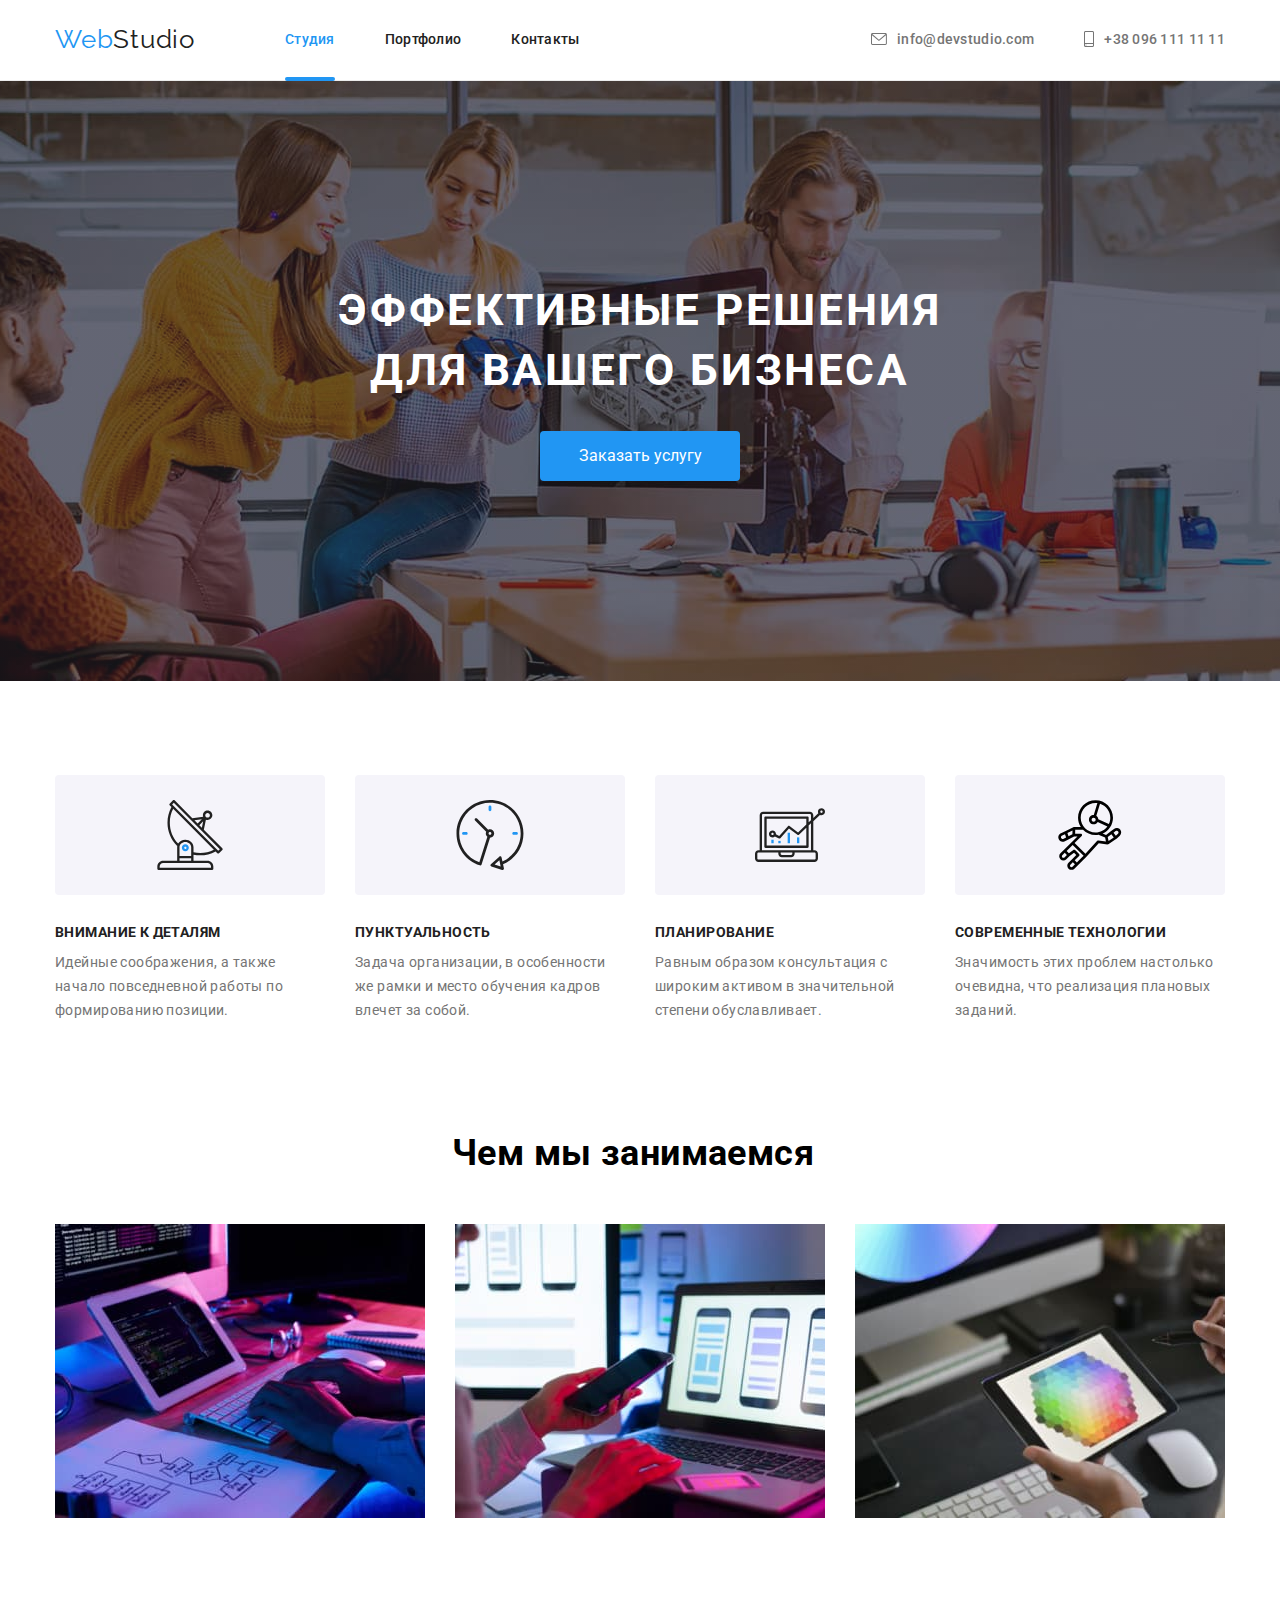
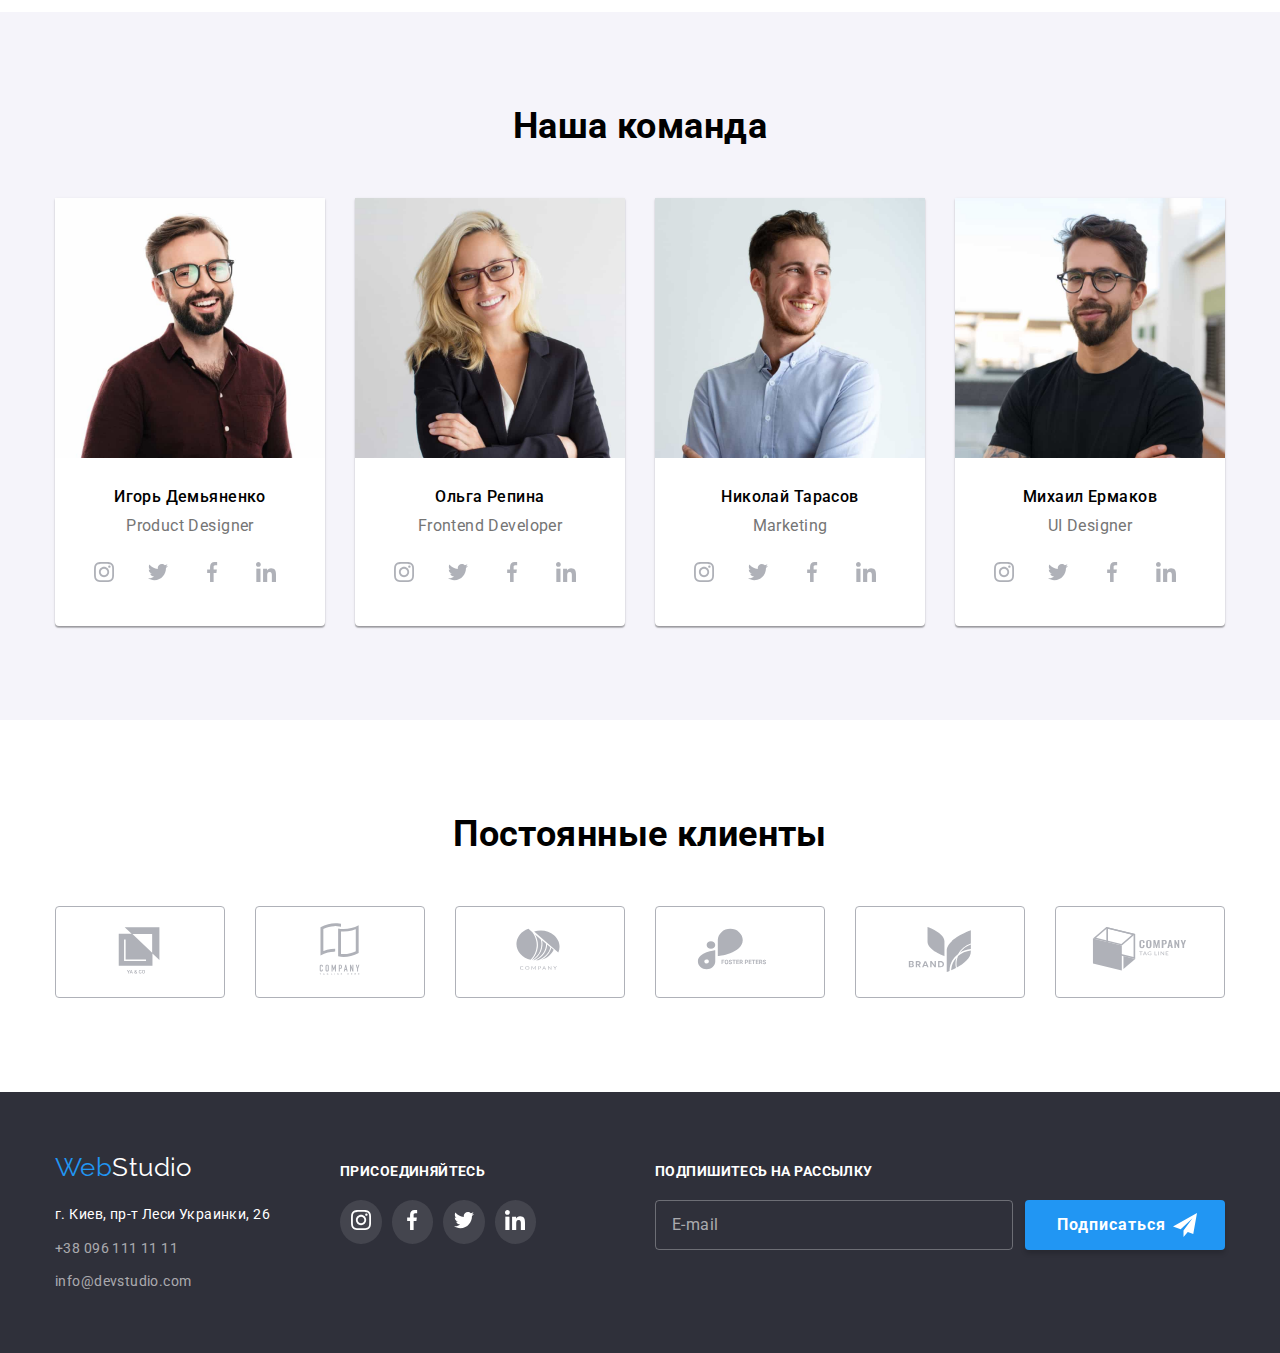
<file: index.html>
<!DOCTYPE html>
<html lang="ru">
  <head>
    <meta charset="UTF-8" />
    <meta http-equiv="X-UA-Compatible" content="IE=edge" />
    <meta name="viewport" content="width=device-width, initial-scale=1.0" />
    <title>Студия</title>
    <link
      rel="stylesheet"
      href="https://fonts.googleapis.com/css2?family=Raleway:wght@700&family=Roboto:wght@400;500;700;900&display=swap');"
    />
    <link
      rel="stylesheet"
      href="https://cdnjs.cloudflare.com/ajax/libs/modern-normalize/1.1.0/modern-normalize.min.css"
    />
    <link rel="stylesheet" href="./css/style.css" />
  </head>
  <body>
    <header class="page-header">
      <div class="container header-container">
        <nav class="navigation">
          <a href="./index.html" class="logo" lang="en"
            >Web<span class="color-logo">Studio</span></a
          >
          <ul class="site-nav list">
            <li class="site-nav-item"><a class="link current" href="./index.html">Студия</a></li>
            <li class="site-nav-item"><a class="link" href="./portfolio.html">Портфолио</a></li>
            <li class="site-nav-item"><a class="link" href="">Контакты</a></li>
          </ul>
        </nav>
        <ul class="cont-nav list">
          <li class="cont-nav-phone">
            <a class="mail-letter" href="mailto:info@devstudio.com">
              <svg class="contact-icon" width="16" height="12">
                <use href="./images/symbol-defs.svg#icon-letter"></use>
              </svg>
              info@devstudio.com</a
            >
          </li>
          <li class="cont-nav-phone">
            <a class="mail-phone" href="tel:+380961111111">
              <svg class="contact-icon" width="10" height="16">
                <use href="./images/symbol-defs.svg#icon-smartphone"></use>
              </svg>
              +38 096 111 11 11</a
            >
          </li>
        </ul>
      </div>
    </header>
    <main>
      <section class="hero">
        <h1 class="hero-title">ЭФФЕКТИВНЫЕ РЕШЕНИЯ ДЛЯ ВАШЕГО БИЗНЕСА</h1>
        <button type="button" class="button" data-modal-open>Заказать услугу</button>
      </section>
      <section class="feature-list section">
        <div class="container">
          <h2 class="visually-hidden">Особенности команды</h2>
          <ul class="special-title list">
            <li class="special-title-list">
              <div class="feature-icon-list">
                <svg class="feature-icon" width="270" height="120">
                  <use href="./images/symbol-defs-two.svg#icon-antenna"></use>
                </svg>
              </div>
              <h3 class="title">ВНИМАНИЕ К ДЕТАЛЯМ</h3>
              <p class="title-text">
                Идейные соображения, а также начало повседневной работы по формированию позиции.
              </p>
            </li>
            <li class="special-title-list">
              <div class="feature-icon-list">
                <svg class="feature-icon" width="270" height="120">
                  <use href="./images/symbol-defs-two.svg#icon-clock"></use>
                </svg>
              </div>
              <h3 class="title">ПУНКТУАЛЬНОСТЬ</h3>
              <p class="title-text">
                Задача организации, в особенности же рамки и место обучения кадров влечет за собой.
              </p>
            </li>
            <li class="special-title-list">
              <div class="feature-icon-list">
                <svg class="feature-icon" width="270" height="120">
                  <use href="./images/symbol-defs-two.svg#icon-diagram"></use>
                </svg>
              </div>
              <h3 class="title">ПЛАНИРОВАНИЕ</h3>
              <p class="title-text">
                Равным образом консультация с широким активом в значительной степени обуславливает.
              </p>
            </li>
            <li class="special-title-list">
              <div class="feature-icon-list">
                <svg class="feature-icon" width="270" height="120">
                  <use href="./images/symbol-defs-two.svg#icon-Cosmo"></use>
                </svg>
              </div>
              <h3 class="title">СОВРЕМЕННЫЕ ТЕХНОЛОГИИ</h3>
              <p class="title-text">
                Значимость этих проблем настолько очевидна, что реализация плановых заданий.
              </p>
            </li>
          </ul>
        </div>
      </section>
      <section class="section-doing section section-doing-section">
        <div class="container">
          <h2 class="title-doing overtitle">Чем мы занимаемся</h2>
          <ul class="image-doing list">
            <li class="employees">
              <img src="./images/img1sq.jpg" alt="Сотрудник верстает страницу" width="370" />
            </li>
            <li class="employees">
              <img
                src="./images/img2sq.jpg"
                alt="Сотрудник разрабатывает мобильное приложение"
                width="370"
              />
            </li>
            <li class="employees">
              <img src="./images/img3sq.jpg" alt="Сотрудник выбирает цвет из палитры" width="370" />
            </li>
          </ul>
        </div>
      </section>
      <section class="section-team section">
        <div class="container">
          <h2 class="title-team overtitle">Наша команда</h2>
          <ul class="team-img list">
            <li class="image-fone">
              <img
                src="./images/prodactdesigner1s.jpg"
                alt="Игорь Демяненко дизайнер"
                width="270"
              />
              <div class="employees-content-wrapper">
                <h3 class="team-list">Игорь Демьяненко</h3>
                <p class="title-text" lang="en">Product Designer</p>
                <ul class="team-social-list list">
                  <li class="team-social-item">
                    <a href="social-link">
                      <svg class="social-icon" width="20" height="20">
                        <use href="./images/symbol-defs.svg#icon-instagramm"></use>
                      </svg>
                    </a>
                  </li>
                  <li class="team-social-item">
                    <a href="social-link">
                      <svg class="social-icon" width="20" height="20">
                        <use href="./images/symbol-defs.svg#icon-twitter"></use>
                      </svg>
                    </a>
                  </li>
                  <li class="team-social-item">
                    <a href="social-link">
                      <svg class="social-icon" width="20" height="20">
                        <use href="./images/symbol-defs.svg#icon-facebook"></use>
                      </svg>
                    </a>
                  </li>
                  <li class="team-social-item">
                    <a href="social-link">
                      <svg class="social-icon" width="20" height="20">
                        <use href="./images/symbol-defs.svg#icon-linkedin"></use>
                      </svg>
                    </a>
                  </li>
                </ul>
              </div>
            </li>
            <li class="image-fone">
              <img
                src="./images/frontenddeveloper2s.jpg"
                alt="Ольга Репина разработчик"
                width="270"
              />
              <div class="employees-content-wrapper">
                <h3 class="team-list">Ольга Репина</h3>
                <p class="title-text" lang="en">Frontend Developer</p>
                <ul class="team-social-list list">
                  <li class="team-social-item">
                    <a href="social-link">
                      <svg class="social-icon" width="20" height="20">
                        <use href="./images/symbol-defs.svg#icon-instagramm"></use>
                      </svg>
                    </a>
                  </li>
                  <li class="team-social-item">
                    <a href="social-link">
                      <svg class="social-icon" width="20" height="20">
                        <use href="./images/symbol-defs.svg#icon-twitter"></use>
                      </svg>
                    </a>
                  </li>
                  <li class="team-social-item">
                    <a href="social-link">
                      <svg class="social-icon" width="20" height="20">
                        <use href="./images/symbol-defs.svg#icon-facebook"></use>
                      </svg>
                    </a>
                  </li>
                  <li class="team-social-item">
                    <a href="social-link">
                      <svg class="social-icon" width="20" height="20">
                        <use href="./images/symbol-defs.svg#icon-linkedin"></use>
                      </svg>
                    </a>
                  </li>
                </ul>
              </div>
            </li>
            <li class="image-fone">
              <img src="./images/marketing3s.jpg" alt="Николай Тарасов маркетолог" width="270" />
              <div class="employees-content-wrapper">
                <h3 class="team-list">Николай Тарасов</h3>
                <p class="title-text" lang="en">Marketing</p>
                <ul class="team-social-list list">
                  <li class="team-social-item">
                    <a href="social-link">
                      <svg class="social-icon" width="20" height="20">
                        <use href="./images/symbol-defs.svg#icon-instagramm"></use>
                      </svg>
                    </a>
                  </li>
                  <li class="team-social-item">
                    <a href="social-link">
                      <svg class="social-icon" width="20" height="20">
                        <use href="./images/symbol-defs.svg#icon-twitter"></use>
                      </svg>
                    </a>
                  </li>
                  <li class="team-social-item">
                    <a href="social-link">
                      <svg class="social-icon" width="20" height="20">
                        <use href="./images/symbol-defs.svg#icon-facebook"></use>
                      </svg>
                    </a>
                  </li>
                  <li class="team-social-item">
                    <a href="social-link">
                      <svg class="social-icon" width="20" height="20">
                        <use href="./images/symbol-defs.svg#icon-linkedin"></use>
                      </svg>
                    </a>
                  </li>
                </ul>
              </div>
            </li>
            <li class="image-fone">
              <img src="./images/uidesigner4s.jpg" alt="Михаил Ермаков интерфейс" width="270" />
              <div class="employees-content-wrapper">
                <h3 class="team-list">Михаил Ермаков</h3>
                <p class="title-text" lang="en">UI Designer</p>
                <ul class="team-social-list list">
                  <li class="team-social-item">
                    <a href="social-link">
                      <svg class="social-icon" width="20" height="20">
                        <use href="./images/symbol-defs.svg#icon-instagramm"></use>
                      </svg>
                    </a>
                  </li>
                  <li class="team-social-item">
                    <a href="social-link">
                      <svg class="social-icon" width="20" height="20">
                        <use href="./images/symbol-defs.svg#icon-twitter"></use>
                      </svg>
                    </a>
                  </li>
                  <li class="team-social-item">
                    <a href="social-link">
                      <svg class="social-icon" width="20" height="20">
                        <use href="./images/symbol-defs.svg#icon-facebook"></use>
                      </svg>
                    </a>
                  </li>
                  <li class="team-social-item">
                    <a href="social-link">
                      <svg class="social-icon" width="20" height="20">
                        <use href="./images/symbol-defs.svg#icon-linkedin"></use>
                      </svg>
                    </a>
                  </li>
                </ul>
              </div>
            </li>
          </ul>
        </div>
      </section>
    </main>
    <section class="section">
      <div class="container">
        <h2 class="title-team overtitle">Постоянные клиенты</h2>
        <ul class="customers list">
          <li class="customer-list">
            <a class="customers-block-link" href="">
              <svg class="customers-icon" width="106" height="60">
                <use href="./images/symbol-defs.svg#icon-Logoclient1"></use>
              </svg>
            </a>
          </li>
          <li class="customer-list">
            <a class="customers-block-link" href="">
              <svg class="customers-icon" width="106" height="60">
                <use href="./images/symbol-defs.svg#icon-Logoclient2"></use>
              </svg>
            </a>
          </li>
          <li class="customer-list">
            <a class="customers-block-link" href="">
              <svg class="customers-icon" width="106" height="60">
                <use href="./images/symbol-defs.svg#icon-Logoclient3"></use>
              </svg>
            </a>
          </li>
          <li class="customer-list">
            <a class="customers-block-link" href="">
              <svg class="customers-icon" width="106" height="60">
                <use href="./images/symbol-defs.svg#icon-Logoclient6"></use>
              </svg>
            </a>
          </li>
          <li class="customer-list">
            <a class="customers-block-link" href="">
              <svg class="customers-icon" width="106" height="60">
                <use href="./images/symbol-defs.svg#icon-Logoclient4"></use>
              </svg>
            </a>
          </li>
          <li class="customer-list">
            <a class="customers-block-link" href="">
              <svg class="customers-icon" width="106" height="60">
                <use href="./images/symbol-defs.svg#icon-Logoclient5"></use>
              </svg>
            </a>
          </li>
        </ul>
      </div>
    </section>
    <footer class="footer">
      <div class="footer-container container">
        <div class="footer-container-mail-logo">
          <a class="footer-logo" href="./" lang="en">Web<span class="logo-color">Studio</span></a>
          <ul class="footer-contacts list">
            <li class="foot-list">
              <a class="footer-adress" href="">г. Киев, пр-т Леси Украинки, 26</a>
            </li>
            <li class="foot-list">
              <a class="footer-cont" href="tel:+380961111111">+38 096 111 11 11</a>
            </li>
            <li class="foot-list">
              <a class="footer-cont" href="mailto:info@devstudio.com">info@devstudio.com</a>
            </li>
          </ul>
        </div>
        <div class="footer-icons">
          <p class="footer-title">ПРИСОЕДИНЯЙТЕСЬ</p>
          <ul class="footer-icons-list list">
            <li class="footer-social-item">
              <a href="footer-social-link">
                <svg class="footer-social-icon" width="20" height="20">
                  <use href="./images/symbol-defs.svg#icon-instagramm"></use>
                </svg>
              </a>
            </li>
            <li class="footer-social-item">
              <a href="footer-social-link">
                <svg class="footer-social-icon" width="20" height="20">
                  <use href="./images/symbol-defs.svg#icon-facebook"></use>
                </svg>
              </a>
            </li>
            <li class="footer-social-item">
              <a href="footer-social-link">
                <svg class="footer-social-icon" width="20" height="20">
                  <use href="./images/symbol-defs.svg#icon-twitter"></use>
                </svg>
              </a>
            </li>
            <li class="footer-social-item">
              <a href="footer-social-link">
                <svg class="footer-social-icon" width="20" height="20">
                  <use href="./images/symbol-defs.svg#icon-linkedin"></use>
                </svg>
              </a>
            </li>
          </ul>
        </div>
        <div class="contact-form-footer-wrapper">
          <p class="footer-title">ПОДПИШИТЕСЬ НА РАССЫЛКУ</p>
          <label class="label-text-footer" for="user_email_footer">
            <input
              type="email"
              class="contact-form-input-footer"
              name="email"
              id="user_email_footer"
              required
              placeholder="E-mail"
            />
          </label>
          <button type="button" class="button mail-button" data-modal-open>
            Подписаться
            <svg class="send-mail" width="24" height="24">
              <use href="./images/symbol-defs-three.svg#icon-send"></use>
            </svg>
          </button>
        </div>
      </div>
    </footer>
    <div class="backdrop is-hidden" data-modal>
      <div class="modal">
        <button type="button" class="modal-close-btn" data-modal-close>
          <svg class="modal-close-icon" width="11" height="11">
            <use href="./images/symbol-defs-two.svg#icon-cross"></use>
          </svg>
        </button>
        <p class="inform-cont">Оставьте свои данные, мы вам перезвоним</p>
        <form class="contact-form">
          <label class="label-text" for="user_name">
            <span class="input-text-name">Имя</span>
            <div class="contact-form-icon">
              <input
                class="contact-form-input"
                type="text"
                name="user_name"
                id="user_name"
                required
                minlength="3"
                pattern="[A-Za-zА-Яа-яґҐЁёІіЇїЄє'’ʼ\s-]{2,20}{2,50}"
              />
              <svg class="form-icon" width="12" height="12">
                <use href="./images/symbol-defs-three.svg#name"></use>
              </svg>
            </div>
          </label>
          <label class="label-text" for="phone_number">
            <span class="input-text-name">Телефон</span>
            <div class="contact-form-icon">
              <input
                class="contact-form-input"
                type="tel"
                name="phone_number"
                id="phone_number"
                required
                pattern="[0-9]{3}-[0-9]{3}-[0-9]{2}-[0-9]{2}"
                title="xxx-xxx-xx-xx"
              />
              <svg class="form-icon" width="13" height="13">
                <use href="./images/symbol-defs-three.svg#tel"></use>
              </svg>
            </div>
          </label>
          <label class="label-text" for="user_email">
            <span class="input-text-name">Почта</span>
            <div class="contact-form-icon">
              <input
                type="email"
                class="contact-form-input"
                name="email"
                id="user_email"
                required
              />
              <svg class="form-icon" width="15 " height="12">
                <use href="./images/symbol-defs-three.svg#mail"></use>
              </svg>
            </div>
          </label>
          <label class="label-text">
            <span class="input-text-name">Комментарий</span>
            <textarea
              name="comments"
              class="comments-input"
              rows="5"
              placeholder="Введите текст"
            ></textarea>
          </label>
          <div class="checkbox-contract">
            <input
              class="chekbox visually-hidden"
              type="checkbox"
              name="accept-policy"
              value="personal_data"
              id="checkbox-connection"
              required
              checked
            />
            <label for="checkbox-connection" class="checkbox-contract-label">
              Соглашаюсь с рассылкой и принимаю<a class="text-color-contract" href=""
                >&nbsp;Условия договора</a
              >
            </label>
          </div>
          <div class="contact-form-button-wrapper">
            <button type="submit" class="contact-form-button">Отправить</button>
          </div>
        </form>
      </div>
    </div>
    <script src="./js/modal.js"></script>
  </body>
</html>
</file>
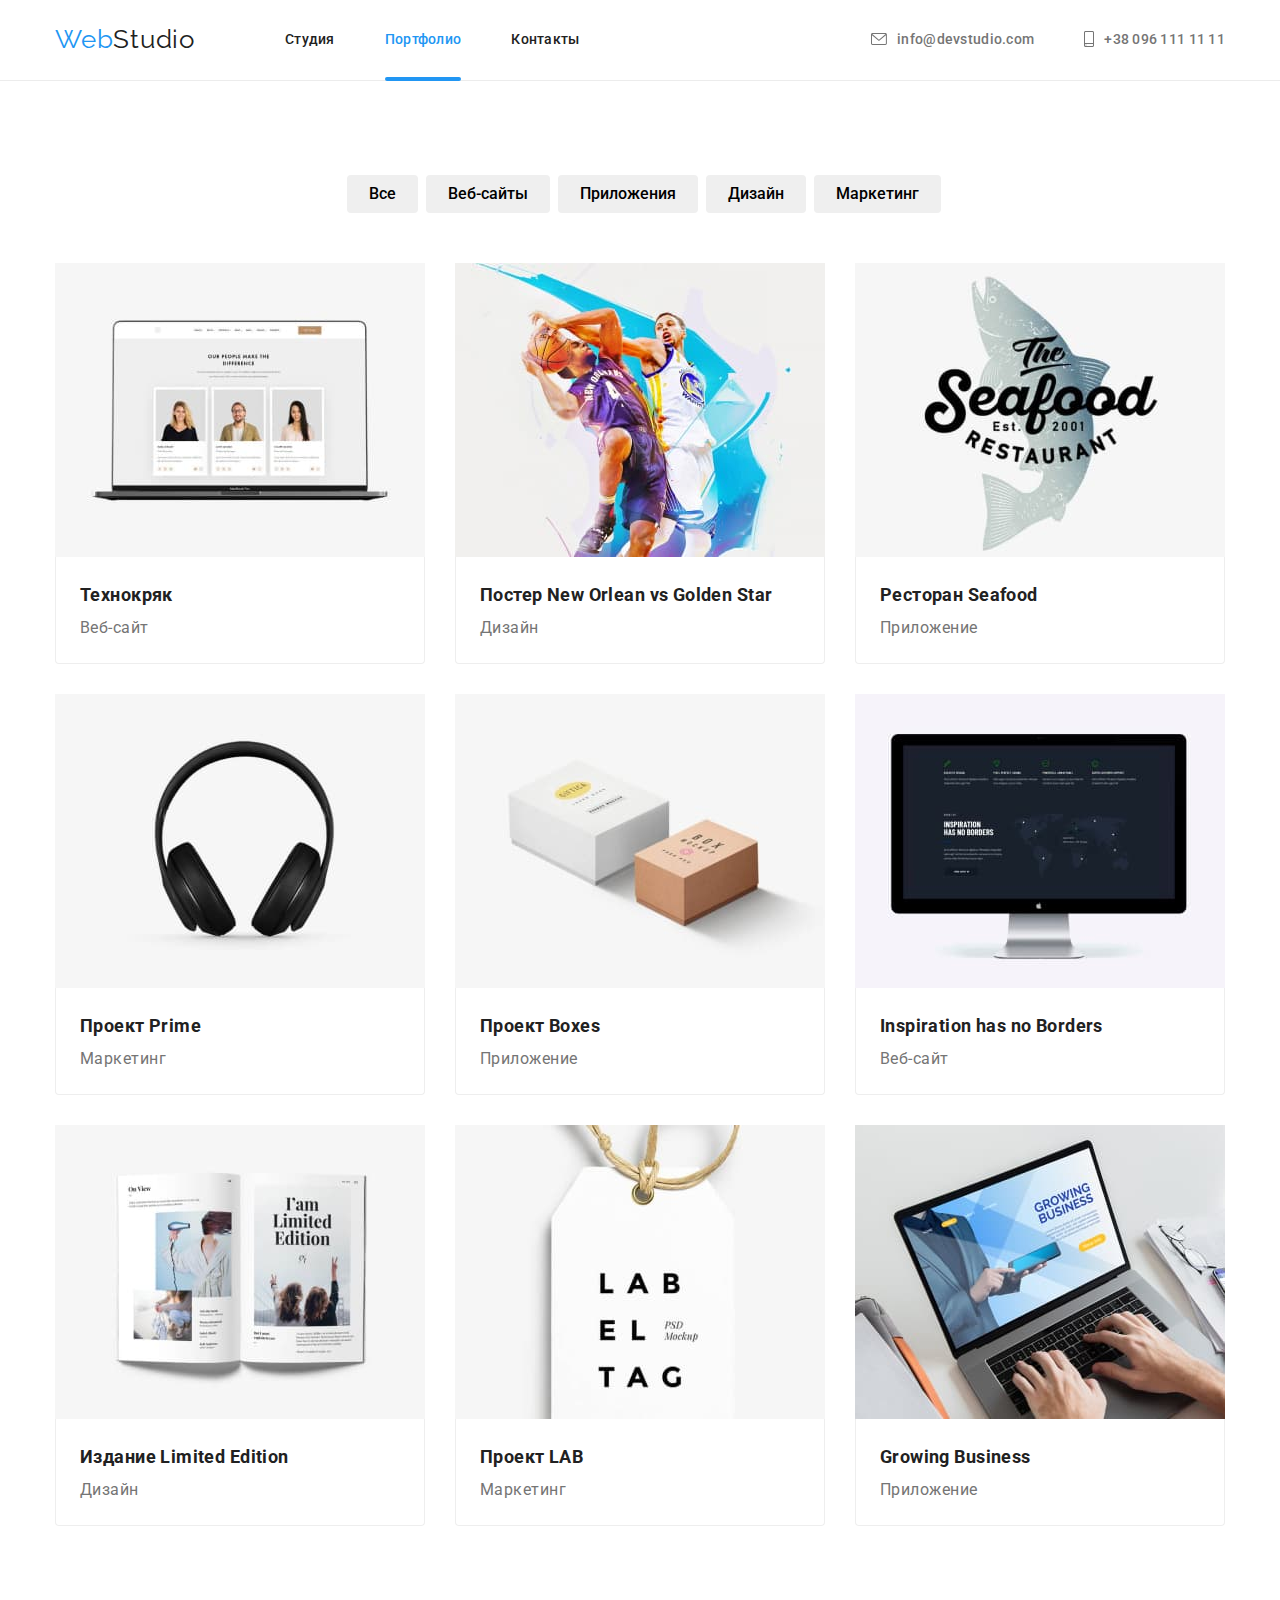
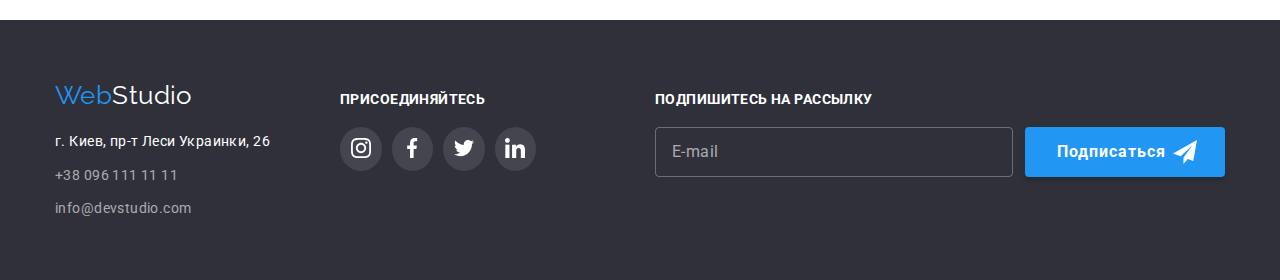
<file: portfolio.html>
<!DOCTYPE html>
<html lang="ru">
  <head>
    <meta charset="UTF-8" />
    <meta http-equiv="X-UA-Compatible" content="IE=edge" />
    <meta name="viewport" content="width=device-width, initial-scale=1.0" />
    <title>Портфолио</title>
    <link
      rel="stylesheet"
      href="https://fonts.googleapis.com/css2?family=Raleway:wght@700&family=Roboto:wght@400;500;700;900&display=swap');"
    />
    <link
      rel="stylesheet"
      href="https://cdnjs.cloudflare.com/ajax/libs/modern-normalize/1.1.0/modern-normalize.min.css"
    />
    <link rel="stylesheet" href="./css/style.css" />
  </head>
  <body>
    <header class="page-header">
      <div class="container header-container">
        <nav class="navigation">
          <a href="./index.html" class="logo" lang="en"
            >Web<span class="color-logo">Studio</span></a
          >
          <ul class="site-nav list">
            <li class="site-nav-item"><a href="./index.html" class="link">Студия</a></li>
            <li class="site-nav-item">
              <a href="./portfolio.html" class="link current">Портфолио</a>
            </li>
            <li class="site-nav-item"><a href="" class="link">Контакты</a></li>
          </ul>
        </nav>
        <ul class="cont-nav list">
          <li class="cont-nav-phone">
            <a class="mail-letter" href="mailto:info@devstudio.com">
              <svg class="contact-icon" width="16" height="12">
                <use href="./images/symbol-defs.svg#icon-letter"></use>
              </svg>
              info@devstudio.com</a
            >
          </li>
          <li class="cont-nav-phone">
            <a class="mail-phone" href="tel:+380961111111">
              <svg class="contact-icon" width="10" height="16">
                <use href="./images/symbol-defs.svg#icon-smartphone"></use>
              </svg>
              +38 096 111 11 11</a
            >
          </li>
        </ul>
      </div>
    </header>
    <main>
      <section class="section-portfo section">
        <div class="container">
          <h1 class="visually-hidden">Перечень услуг</h1>
          <ul class="button-menu list">
            <li class="button-menu-items"><button type="button" class="items">Все</button></li>
            <li class="button-menu-items">
              <button type="button" class="items">Веб-сайты</button>
            </li>
            <li class="button-menu-items">
              <button type="button" class="items">Приложения</button>
            </li>
            <li class="button-menu-items"><button type="button" class="items">Дизайн</button></li>
            <li class="button-menu-items">
              <button type="button" class="items">Маркетинг</button>
            </li>
          </ul>
          <ul class="team-service list">
            <li class="team-service-portfolio">
              <a class="service-portfolio" href="">
                <div class="team-list-overlay-wind">
                  <img src="./images/websiteSq.jpg" alt="Монитор" width="370" height="294" />
                  <p class="overlay-wind">
                    Ресурс предлагает комплексные предложения с разным уровнем функционала и
                    сервисов. Все это позволит посетителю получить исчерпывающие сведения о компании
                    или частном лице.
                  </p>
                </div>
                <div class="team-service-portfolio-container">
                  <h2 class="service-title">Технокряк</h2>
                  <p class="service-text">Веб-сайт</p>
                </div>
              </a>
            </li>
            <li class="team-service-portfolio">
              <a class="service-portfolio" href="">
                <div class="team-list-overlay-wind">
                  <img
                    src="./images/designSq.jpg"
                    alt="Два баскетбольных игрока"
                    width="370"
                    height="294"
                  />
                  <p class="overlay-wind">
                    Ресурс предлагает комплексные предложения с разным уровнем функционала и
                    сервисов. Все это позволит посетителю получить исчерпывающие сведения о компании
                    или частном лице.
                  </p>
                </div>
                <div class="team-service-portfolio-container">
                  <h2 class="service-title">
                    Постер <span lang="en">New Orlean vs Golden Star</span>
                  </h2>
                  <p class="service-text">Дизайн</p>
                </div>
              </a>
            </li>
            <li class="team-service-portfolio">
              <a class="service-portfolio" href="">
                <div class="team-list-overlay-wind">
                  <img
                    src="./images/AppenSq.jpg"
                    alt="Логотип ресторана"
                    width="370"
                    height="294"
                  />
                  <p class="overlay-wind">
                    Ресурс предлагает комплексные предложения с разным уровнем функционала и
                    сервисов. Все это позволит посетителю получить исчерпывающие сведения о компании
                    или частном лице.
                  </p>
                </div>
                <div class="team-service-portfolio-container">
                  <h2 class="service-title">Ресторан <span lang="en">Seafood</span></h2>
                  <p class="service-text">Приложение</p>
                </div>
              </a>
            </li>
            <li class="team-service-portfolio">
              <a class="service-portfolio" href="">
                <div class="team-list-overlay-wind">
                  <img src="./images/marketingSq.jpg" alt="Наушники" width="370" height="294" />
                  <p class="overlay-wind">
                    Ресурс предлагает комплексные предложения с разным уровнем функционала и
                    сервисов. Все это позволит посетителю получить исчерпывающие сведения о компании
                    или частном лице.
                  </p>
                </div>
                <div class="team-service-portfolio-container">
                  <h2 class="service-title">Проект <span lang="en">Prime</span></h2>
                  <p class="service-text">Маркетинг</p>
                </div>
              </a>
            </li>
            <li class="team-service-portfolio">
              <a class="service-portfolio" href="">
                <div class="team-list-overlay-wind">
                  <img src="./images/Appen2Sq.jpg" alt="Две коробки" width="370" height="294" />
                  <p class="overlay-wind">
                    Ресурс предлагает комплексные предложения с разным уровнем функционала и
                    сервисов. Все это позволит посетителю получить исчерпывающие сведения о компании
                    или частном лице.
                  </p>
                </div>
                <div class="team-service-portfolio-container">
                  <h2 class="service-title">Проект <span lang="en">Boxes</span></h2>
                  <p class="service-text">Приложение</p>
                </div>
              </a>
            </li>
            <li class="team-service-portfolio">
              <a class="service-portfolio" href="">
                <div class="team-list-overlay-wind">
                  <img src="./images/website2Sq.jpg" alt="Монитор" width="370" height="294" />
                  <p class="overlay-wind">
                    Ресурс предлагает комплексные предложения с разным уровнем функционала и
                    сервисов. Все это позволит посетителю получить исчерпывающие сведения о компании
                    или частном лице.
                  </p>
                </div>
                <div class="team-service-portfolio-container">
                  <h2 class="service-title"><span lang="en">Inspiration has no Borders</span></h2>
                  <p class="service-text">Веб-сайт</p>
                </div>
              </a>
            </li>
            <li class="team-service-portfolio">
              <a class="service-portfolio" href="">
                <div class="team-list-overlay-wind">
                  <img
                    src="./images/design2Sq.jpg"
                    alt="Развернутая книга"
                    width="370"
                    height="294"
                  />
                  <p class="overlay-wind">
                    Ресурс предлагает комплексные предложения с разным уровнем функционала и
                    сервисов. Все это позволит посетителю получить исчерпывающие сведения о компании
                    или частном лице.
                  </p>
                </div>
                <div class="team-service-portfolio-container">
                  <h2 class="service-title">Издание <span lang="en">Limited Edition</span></h2>
                  <p class="service-text">Дизайн</p>
                </div>
              </a>
            </li>
            <li class="team-service-portfolio">
              <a class="service-portfolio" href="">
                <div class="team-list-overlay-wind">
                  <img src="./images/marketing2Sq.jpg" alt="Этикетка" width="370" height="294" />
                  <p class="overlay-wind">
                    Ресурс предлагает комплексные предложения с разным уровнем функционала и
                    сервисов. Все это позволит посетителю получить исчерпывающие сведения о компании
                    или частном лице.
                  </p>
                </div>
                <div class="team-service-portfolio-container">
                  <h2 class="service-title">Проект <span lang="en">LAB</span></h2>
                  <p class="service-text">Маркетинг</p>
                </div>
              </a>
            </li>
            <li class="team-service-portfolio">
              <a class="service-portfolio" href="">
                <div class="team-list-overlay-wind">
                  <img
                    src="./images/Appen3Sq.jpg"
                    alt="Менеджер набирает текст на ноутбуке"
                    width="370"
                    height="294"
                  />
                  <p class="overlay-wind">
                    Ресурс предлагает комплексные предложения с разным уровнем функционала и
                    сервисов. Все это позволит посетителю получить исчерпывающие сведения о компании
                    или частном лице.
                  </p>
                </div>
                <div class="team-service-portfolio-container">
                  <h2 class="service-title"><span lang="en">Growing Business</span></h2>
                  <p class="service-text">Приложение</p>
                </div>
              </a>
            </li>
          </ul>
        </div>
      </section>
    </main>
    <footer class="footer">
      <div class="footer-container container">
        <div class="footer-container-mail-logo">
          <a class="footer-logo" href="./" lang="en">Web<span class="logo-color">Studio</span></a>
          <ul class="footer-contacts list">
            <li class="foot-list">
              <a class="footer-adress" href="">г. Киев, пр-т Леси Украинки, 26</a>
            </li>
            <li class="foot-list">
              <a class="footer-cont" href="tel:+380961111111">+38 096 111 11 11</a>
            </li>
            <li class="foot-list">
              <a class="footer-cont" href="mailto:info@devstudio.com">info@devstudio.com</a>
            </li>
          </ul>
        </div>
        <div class="footer-icons">
          <h3 class="footer-title">ПРИСОЕДИНЯЙТЕСЬ</h3>
          <ul class="footer-icons-list list">
            <li class="footer-social-item">
              <a href="footer-social-link">
                <svg class="footer-social-icon" width="20" height="20">
                  <use href="./images/symbol-defs.svg#icon-instagramm"></use>
                </svg>
              </a>
            </li>
            <li class="footer-social-item">
              <a href="footer-social-link">
                <svg class="footer-social-icon" width="20" height="20">
                  <use href="./images/symbol-defs.svg#icon-facebook"></use>
                </svg>
              </a>
            </li>
            <li class="footer-social-item">
              <a href="footer-social-link">
                <svg class="footer-social-icon" width="20" height="20">
                  <use href="./images/symbol-defs.svg#icon-twitter"></use>
                </svg>
              </a>
            </li>
            <li class="footer-social-item">
              <a href="footer-social-link">
                <svg class="footer-social-icon" width="20" height="20">
                  <use href="./images/symbol-defs.svg#icon-linkedin"></use>
                </svg>
              </a>
            </li>
          </ul>
        </div>
        <div class="contact-form-footer-wrapper">
          <p class="footer-title">ПОДПИШИТЕСЬ НА РАССЫЛКУ</p>
          <label class="label-text-footer" for="user_email_footer">
            <input
              type="email"
              class="contact-form-input-footer"
              name="email"
              id="user_email_footer"
              required
              placeholder="E-mail"
            />
          </label>
          <button type="button" class="button mail-button" data-modal-open>
            Подписаться
            <svg class="send-mail" width="24" height="24">
              <use href="./images/symbol-defs-three.svg#icon-send"></use>
            </svg>
          </button>
        </div>
      </div>
    </footer>
  </body>
</html>
</file>
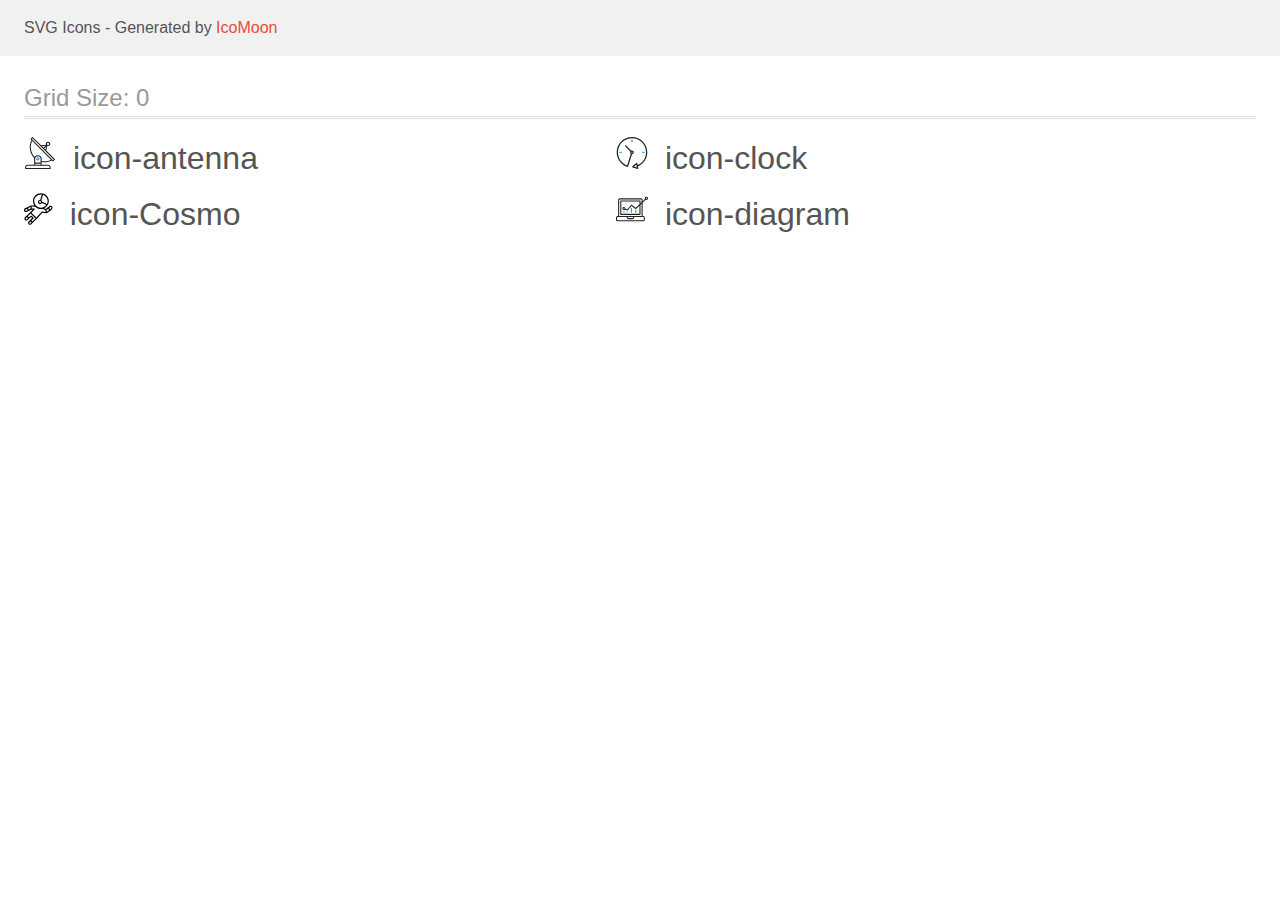
<file: images/svg/icomoon/demo.html>
<!doctype html>
<html>
<head>
    <title>IcoMoon - SVG Icons</title>
    <meta charset="utf-8">
    <meta name="viewport" content="width=device-width, initial-scale=1">
    <link rel="stylesheet" href="demo-files/demo.css">
    <link rel="stylesheet" href="style.css">
</head>
<body>
<svg aria-hidden="true" style="position: absolute; width: 0; height: 0; overflow: hidden;" version="1.1" xmlns="http://www.w3.org/2000/svg" xmlns:xlink="http://www.w3.org/1999/xlink">
<defs>
<symbol id="icon-antenna" viewBox="0 0 32 32">
<path fill="#212121" style="fill: var(--color1, #212121)" d="M30.773 22.098l-8.443-8.505 0.937-4.615c0.242 0.094 0.499 0.144 0.758 0.146h0.006c1.192 0.014 2.17-0.941 2.184-2.133s-0.941-2.17-2.133-2.184c-1.192-0.014-2.17 0.941-2.184 2.133-0.003 0.255 0.039 0.509 0.125 0.749l-4.96 0.605-8.091-8.133c-0.099-0.101-0.235-0.159-0.377-0.16-0.14 0.001-0.274 0.056-0.373 0.155l-1.513 1.504c-0.208 0.208-0.208 0.546 0 0.754l0.814 0.826c-3.153 5.798-2.129 12.978 2.519 17.663 0.043 0.041 0.092 0.074 0.146 0.098-0.034 0.18-0.051 0.364-0.052 0.547v6.187h-6.4c-1.472 0.002-2.665 1.195-2.667 2.667v1.067c0 0.295 0.239 0.533 0.533 0.533h24.533c0.295 0 0.533-0.239 0.533-0.533v-1.067c-0.002-1.472-1.195-2.665-2.667-2.667h-6.4v-2.742c1.003 0.21 2.024 0.317 3.049 0.32 2.458-0.003 4.877-0.615 7.040-1.783l0.818 0.823c0.099 0.101 0.235 0.159 0.377 0.16 0.14-0.001 0.274-0.056 0.373-0.155l1.513-1.504c0.208-0.208 0.208-0.546 0-0.754zM23.28 6.233c0.418-0.415 1.093-0.414 1.508 0.004s0.414 1.093-0.004 1.508c-0.2 0.199-0.47 0.31-0.752 0.31h-0.003c-0.589-0.003-1.064-0.483-1.061-1.072 0.002-0.282 0.115-0.552 0.314-0.751h-0.002zM22.024 9.738l-0.598 2.946-1.175-1.182 1.774-1.763zM21.419 8.836l-1.92 1.909-1.485-1.493 3.405-0.415zM24.004 28.8c0.884 0 1.6 0.716 1.6 1.6v0.533h-23.467v-0.533c0-0.884 0.716-1.6 1.6-1.6h20.267zM16.537 26.667v1.067h-5.333v-1.067h5.333zM11.204 25.6v-4.053c0-1.294 1.196-2.347 2.667-2.347s2.667 1.053 2.667 2.347v4.053h-5.333zM17.604 23.904v-2.357c0-1.882-1.675-3.413-3.733-3.413-1.331-0.020-2.576 0.657-3.281 1.786-4.058-4.274-4.971-10.645-2.279-15.887l18.602 18.708c-2.872 1.461-6.165 1.873-9.309 1.163zM28.893 23.22l-21.057-21.181 0.755-0.752 7.935 7.98c0.004 0 0.006 0.007 0.010 0.010l13.115 13.191-0.757 0.752z"></path>
<path fill="#2196f3" style="fill: var(--color2, #2196f3)" d="M13.876 20.267h-0.005c-0.884-0.001-1.601 0.714-1.602 1.598s0.714 1.601 1.598 1.602h0.005c0.884 0.001 1.601-0.714 1.602-1.598s-0.714-1.601-1.598-1.602zM14.249 22.245c-0.1 0.1-0.236 0.156-0.378 0.155-0.295-0.002-0.532-0.242-0.531-0.536 0.001-0.141 0.057-0.276 0.157-0.375s0.233-0.154 0.373-0.155c0.295 0.002 0.532 0.241 0.53 0.536-0.001 0.141-0.057 0.276-0.157 0.375h0.005z"></path>
</symbol>
<symbol id="icon-clock" viewBox="0 0 32 32">
<path fill="#212121" style="fill: var(--color1, #212121)" d="M31.297 15.301c-0.002-8.452-6.855-15.303-15.308-15.301s-15.303 6.855-15.301 15.308c0.001 6.658 4.307 12.551 10.649 14.576 0.061 0.019 0.124 0.029 0.187 0.029 0.121-0 0.239-0.032 0.342-0.094 0.135-0.080 0.236-0.207 0.283-0.356l3.865-12.25c1.057-0.005 1.909-0.866 1.903-1.923s-0.866-1.909-1.923-1.903c-0.284 0.001-0.565 0.067-0.82 0.191l-5.106-5.107c-0.253-0.245-0.657-0.238-0.902 0.016-0.239 0.247-0.239 0.639 0 0.886l5.103 5.109c-0.392 0.799-0.168 1.764 0.536 2.309l-3.683 11.673c-7.278-2.681-11.004-10.754-8.323-18.032s10.754-11.004 18.032-8.323 11.004 10.754 8.323 18.032c-1.31 3.556-4.001 6.431-7.462 7.973l-0.398-1.874c-0.073-0.344-0.411-0.565-0.756-0.492-0.109 0.023-0.209 0.074-0.292 0.148l-3.837 3.426c-0.263 0.234-0.287 0.637-0.052 0.9 0.076 0.085 0.174 0.149 0.283 0.184l4.899 1.563c0.335 0.108 0.694-0.077 0.802-0.412 0.034-0.106 0.040-0.219 0.017-0.328l-0.391-1.839c5.664-2.388 9.342-7.942 9.329-14.089zM15.992 14.664c0.352 0 0.638 0.286 0.638 0.638s-0.286 0.638-0.638 0.638c-0.352 0-0.638-0.285-0.638-0.638s0.285-0.638 0.638-0.638zM18.093 29.528l2.184-1.948 0.603 2.84-2.787-0.892z"></path>
<path fill="#2196f3" style="fill: var(--color2, #2196f3)" d="M15.354 3.185v1.275c0 0.352 0.285 0.638 0.638 0.638s0.638-0.285 0.638-0.638v-1.275c0-0.352-0.286-0.638-0.638-0.638s-0.638 0.286-0.638 0.638z"></path>
<path fill="#2196f3" style="fill: var(--color2, #2196f3)" d="M3.876 14.664c-0.352 0-0.638 0.286-0.638 0.638s0.285 0.638 0.638 0.638h1.275c0.352 0 0.638-0.285 0.638-0.638s-0.285-0.638-0.638-0.638h-1.275z"></path>
<path fill="#2196f3" style="fill: var(--color2, #2196f3)" d="M28.108 15.939c0.352 0 0.638-0.285 0.638-0.638s-0.285-0.638-0.638-0.638h-1.275c-0.352 0-0.638 0.286-0.638 0.638s0.286 0.638 0.638 0.638h1.275z"></path>
</symbol>
<symbol id="icon-Cosmo" viewBox="0 0 29 32">
<path d="M28.361 13.626c-0.33-0.445-0.814-0.731-1.364-0.809-0.552-0.078-1.097 0.067-1.537 0.404l-1.437 1.102-2.178 1.626-1.558-0.621c2.779-1.247 4.721-4.026 4.721-7.253 0-4.387-3.583-7.956-7.988-7.956s-7.988 3.569-7.988 7.956c0 1.59 0.476 3.069 1.285 4.313l-3.172-0.028c-0.002 0-0.004 0-0.005 0-0.010 0-0.018 0.005-0.027 0.005-0.061 0.002-0.12 0.015-0.178 0.036-0.015 0.005-0.030 0.009-0.044 0.015-0.007 0.003-0.015 0.004-0.022 0.007l-3.71 1.832c-0.001 0-0.001 0-0.001 0.001l-2.173 1.045c-0.024 0.010-0.048 0.024-0.072 0.040-0.866 0.577-1.161 1.709-0.687 2.634 0.253 0.492 0.683 0.854 1.212 1.020 0.204 0.064 0.412 0.095 0.619 0.095 0.332 0 0.662-0.081 0.963-0.242l1.593-0.847 2.598-1.342 1.557-0.009-6.245 6.215c-0.001 0.001-0.001 0.001-0.002 0.001l-1.536 1.53c-0.363 0.361-0.562 0.84-0.562 1.351s0.2 0.991 0.562 1.353c0.373 0.371 0.863 0.557 1.353 0.557s0.98-0.186 1.354-0.557l1.508-1.502 1.998-1.491 1.034 1.029-2.022 2.013c-0.001 0.001-0.001 0.001-0.002 0.001l-1.536 1.53c-0.363 0.361-0.562 0.84-0.562 1.351s0.2 0.991 0.562 1.353c0.373 0.371 0.864 0.557 1.354 0.557s0.981-0.186 1.354-0.557l3.995-3.978c0.001-0.001 0.001-0.001 0.001-0.002l1.159-1.148-0.004-0.004c0.007-0.007 0.018-0.010 0.025-0.018l5.928-6.493 3.983 0.567c0.029 0.004 0.058 0.006 0.086 0.006 0.074 0 0.146-0.018 0.215-0.044 0.020-0.007 0.038-0.017 0.057-0.027 0.022-0.011 0.045-0.017 0.066-0.031l3.687-2.448c0.013-0.009 0.021-0.024 0.034-0.034 0.015-0.012 0.033-0.016 0.046-0.029l1.459-1.367c0.759-0.711 0.864-1.877 0.243-2.71zM2.445 17.769c-0.199 0.107-0.425 0.128-0.641 0.059-0.214-0.067-0.388-0.213-0.49-0.411-0.185-0.36-0.078-0.798 0.246-1.035l1.507-0.725 0.515 1.506-1.138 0.605zM6.458 15.672l-1.777 0.918-0.504-1.473 2.326-1.148-0.045 1.703zM23.785 8.074c0 1.054-0.252 2.048-0.687 2.937l-4.798-2.179c-0.050-0.658-0.392-1.234-0.905-1.593l1.68-5.577c2.728 0.868 4.71 3.413 4.71 6.412zM10.257 8.074c0-3.712 3.034-6.732 6.764-6.732 0.29 0 0.574 0.024 0.855 0.060l-1.643 5.455c-0.022-0.001-0.043-0.007-0.066-0.007-1.185 0-2.149 0.961-2.149 2.142s0.964 2.142 2.149 2.142c0.797 0 1.485-0.44 1.857-1.084l4.432 2.014c-1.233 1.66-3.207 2.743-5.436 2.743-3.73 0-6.764-3.020-6.764-6.732zM17.092 8.992c0 0.506-0.415 0.918-0.925 0.918s-0.925-0.412-0.925-0.918c0-0.506 0.415-0.918 0.925-0.918s0.925 0.412 0.925 0.918zM2.829 26.233c-0.271 0.269-0.71 0.268-0.98 0.001-0.13-0.13-0.202-0.302-0.202-0.485s0.072-0.354 0.202-0.483l1.104-1.1 0.977 0.973-1.1 1.096zM6.517 30.518c-0.271 0.269-0.711 0.269-0.981 0.001-0.13-0.13-0.202-0.302-0.202-0.485s0.072-0.354 0.202-0.483l1.105-1.1 0.977 0.973-1.101 1.096zM10.512 26.537c-0.001 0.001-0.001 0.001-0.002 0.001l-2.025 2.020-0.977-0.973 2.023-2.014c0 0 0 0 0-0.001s0.001-0.001 0.002-0.001c0.046-0.046 0.075-0.101 0.103-0.155 0.008-0.016 0.023-0.029 0.030-0.046 0.019-0.047 0.022-0.098 0.029-0.148 0.004-0.028 0.016-0.054 0.016-0.083 0-0.041-0.015-0.081-0.023-0.121-0.007-0.037-0.007-0.074-0.021-0.11-0.023-0.058-0.063-0.108-0.105-0.158-0.012-0.013-0.016-0.031-0.029-0.043 0 0 0 0-0.001 0s-0.001-0.002-0.001-0.002l-1.844-1.836c-0.020-0.020-0.045-0.028-0.067-0.044-0.032-0.025-0.064-0.048-0.1-0.066-0.035-0.017-0.070-0.028-0.107-0.037-0.039-0.011-0.077-0.020-0.118-0.023-0.037-0.002-0.072 0.001-0.11 0.006-0.041 0.005-0.080 0.010-0.119 0.023-0.039 0.012-0.073 0.031-0.108 0.051-0.023 0.013-0.048 0.017-0.070 0.033l-2.035 1.519-1.034-1.029 2.753-2.738 5.004 4.921-1.064 1.055zM18.337 18.485c-0.018-0.002-0.034 0.004-0.052 0.003-0.045-0.002-0.087 0.001-0.132 0.008-0.035 0.006-0.068 0.013-0.101 0.024-0.039 0.013-0.075 0.032-0.111 0.054-0.034 0.021-0.065 0.043-0.095 0.070-0.015 0.013-0.032 0.019-0.046 0.034l-5.391 5.905-4.967-4.885 3.251-3.234c0.239-0.239 0.241-0.626 0.002-0.866-0.121-0.121-0.279-0.18-0.438-0.179v-0.001l-2.546 0.015 0.032-1.845 3.562 0.031c1.452 1.485 3.476 2.411 5.716 2.411 0.502 0 0.991-0.052 1.468-0.141 0.046 0.037 0.091 0.074 0.149 0.097l2.765 1.102 0.379 1.886-3.446-0.49zM22.974 18.689l-0.359-1.788 1.66-1.239 1.086 1.442-2.387 1.585zM27.282 15.441l-0.962 0.901-1.069-1.419 0.954-0.731c0.178-0.137 0.403-0.193 0.623-0.164 0.222 0.031 0.417 0.147 0.551 0.326 0.249 0.335 0.206 0.802-0.098 1.087z"></path>
</symbol>
<symbol id="icon-diagram" viewBox="0 0 32 32">
<path fill="#2196f3" style="fill: var(--color2, #2196f3)" d="M14.926 14.965h1.066v4.798h-1.066v-4.797z"></path>
<path fill="#2196f3" style="fill: var(--color2, #2196f3)" d="M19.19 17.097h1.066v2.665h-1.066v-2.665z"></path>
<path fill="#2196f3" style="fill: var(--color2, #2196f3)" d="M10.661 18.696h1.066v1.066h-1.066v-1.066z"></path>
<path fill="#2196f3" style="fill: var(--color2, #2196f3)" d="M7.463 18.163h1.066v1.599h-1.066v-1.599z"></path>
<path fill="#212121" style="fill: var(--color1, #212121)" d="M1.599 28.291h25.587c0.883 0 1.599-0.716 1.599-1.599v-2.132c0-0.883-0.716-1.599-1.599-1.599h-0.533v-13.293l3.028-2.868c0.703 0.346 1.553 0.136 2.013-0.499s0.396-1.508-0.152-2.068-1.42-0.644-2.065-0.198c-0.644 0.446-0.873 1.292-0.542 2.002l-2.281 2.163v-1.23c0-0.883-0.716-1.599-1.599-1.599h-21.322c-0.883 0-1.599 0.716-1.599 1.599v15.992h-0.533c-0.883 0-1.599 0.716-1.599 1.599v2.132c0 0.883 0.716 1.599 1.599 1.599zM30.384 4.837c0.294 0 0.533 0.239 0.533 0.533s-0.239 0.533-0.533 0.533c-0.294 0-0.533-0.239-0.533-0.533s0.239-0.533 0.533-0.533zM3.198 6.969c0-0.294 0.239-0.533 0.533-0.533h21.322c0.294 0 0.533 0.239 0.533 0.533v2.239l-1.066 1.013v-2.186c0-0.294-0.239-0.533-0.533-0.533h-19.19c-0.294 0-0.533 0.239-0.533 0.533v13.326c0 0.294 0.239 0.533 0.533 0.533h19.19c0.294 0 0.533-0.239 0.533-0.533v-9.674l1.066-1.010v12.284h-22.388v-15.992zM7.996 13.899c-0.721-0.002-1.354 0.478-1.546 1.174s0.105 1.433 0.725 1.801c0.62 0.368 1.41 0.276 1.928-0.226l1.853 0.93c0.215 0.108 0.476 0.057 0.636-0.123l3.939-4.431 3.872 2.901c0.208 0.156 0.498 0.139 0.686-0.039l3.365-3.188v8.131h-18.124v-12.26h18.124v2.66l-3.771 3.572-3.904-2.927c-0.222-0.166-0.534-0.135-0.718 0.072l-3.993 4.493-1.493-0.746c0.011-0.064 0.018-0.129 0.020-0.193 0-0.883-0.716-1.599-1.599-1.599zM8.529 15.498c0 0.294-0.239 0.533-0.533 0.533s-0.533-0.239-0.533-0.533c0-0.294 0.239-0.533 0.533-0.533s0.533 0.239 0.533 0.533zM11.727 24.027h5.331v0.533c0 0.294-0.239 0.533-0.533 0.533h-4.264c-0.294 0-0.533-0.239-0.533-0.533v-0.533zM1.066 24.56c0-0.294 0.239-0.533 0.533-0.533h9.062v0.533c0 0.883 0.716 1.599 1.599 1.599h4.264c0.883 0 1.599-0.716 1.599-1.599v-0.533h9.062c0.294 0 0.533 0.239 0.533 0.533v2.132c0 0.294-0.239 0.533-0.533 0.533h-25.587c-0.294 0-0.533-0.239-0.533-0.533v-2.132z"></path>
</symbol>
</defs>
</svg>

<header class="bgc1 clearfix">
<div class="mhl">
    <p>SVG Icons - Generated by <a href="https://icomoon.io/app">IcoMoon</a></p>
</div>
</header>
    <div class="clearfix mhl ptl">
        <h1 class="mvm mtn fgc1">Grid Size: 0</h1>
        <div class="glyph fs1">
            <div class="clearfix pbs">
                <svg class="icon icon-antenna"><use xlink:href="#icon-antenna"></use></svg><span class="name"> icon-antenna</span>
            </div>
        </div>
        <div class="glyph fs1">
            <div class="clearfix pbs">
                <svg class="icon icon-clock"><use xlink:href="#icon-clock"></use></svg><span class="name"> icon-clock</span>
            </div>
        </div>
        <div class="glyph fs1">
            <div class="clearfix pbs">
                <svg class="icon icon-Cosmo"><use xlink:href="#icon-Cosmo"></use></svg><span class="name"> icon-Cosmo</span>
            </div>
        </div>
        <div class="glyph fs1">
            <div class="clearfix pbs">
                <svg class="icon icon-diagram"><use xlink:href="#icon-diagram"></use></svg><span class="name"> icon-diagram</span>
            </div>
        </div>
  </div>
<script defer src="svgxuse.js"></script>
</body>
</html>
</file>
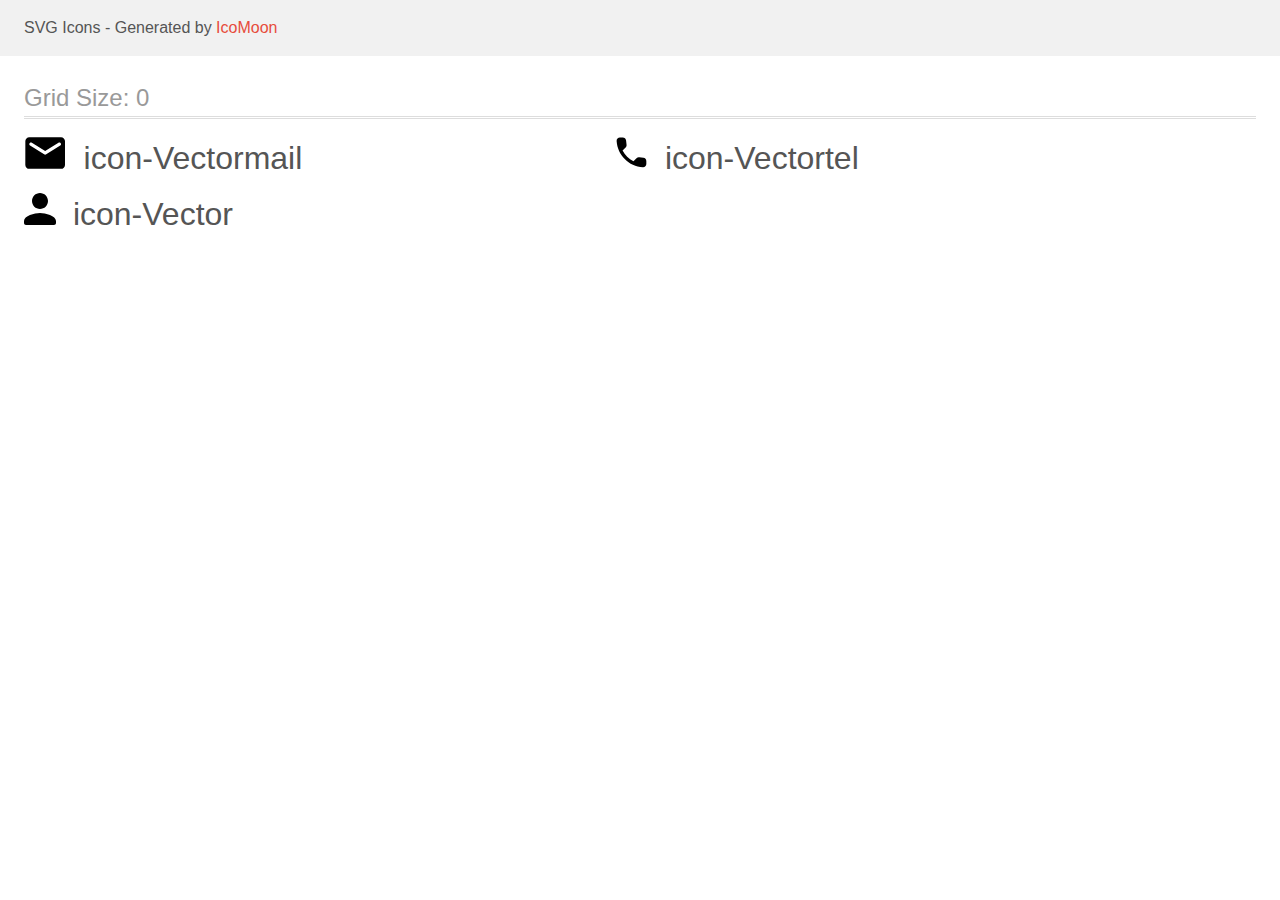
<file: images/svg/icomoon2/demo.html>
<!doctype html>
<html>
<head>
    <title>IcoMoon - SVG Icons</title>
    <meta charset="utf-8">
    <meta name="viewport" content="width=device-width, initial-scale=1">
    <link rel="stylesheet" href="demo-files/demo.css">
    <link rel="stylesheet" href="style.css">
</head>
<body>
<svg aria-hidden="true" style="position: absolute; width: 0; height: 0; overflow: hidden;" version="1.1" xmlns="http://www.w3.org/2000/svg" xmlns:xlink="http://www.w3.org/1999/xlink">
<defs>
<symbol id="icon-Vectormail" viewBox="0 0 43 32">
<path d="M37.333 0h-32c-2.2 0-3.98 1.8-3.98 4l-0.020 24c0 2.2 1.8 4 4 4h32c2.2 0 4-1.8 4-4v-24c0-2.2-1.8-4-4-4zM36.533 8.5l-14.14 8.84c-0.64 0.4-1.48 0.4-2.12 0l-14.14-8.84c-0.5-0.32-0.8-0.86-0.8-1.44 0-1.34 1.46-2.14 2.6-1.44l13.4 8.38 13.4-8.38c1.14-0.7 2.6 0.1 2.6 1.44 0 0.58-0.3 1.12-0.8 1.44z"></path>
</symbol>
<symbol id="icon-Vectortel" viewBox="0 0 32 32">
<path d="M27.419 20.852l-4.201-0.48c-1.009-0.116-2.002 0.232-2.713 0.943l-3.044 3.044c-4.681-2.382-8.519-6.203-10.901-10.901l3.060-3.060c0.711-0.711 1.059-1.704 0.943-2.713l-0.48-4.168c-0.198-1.671-1.604-2.928-3.292-2.928h-2.862c-1.869 0-3.424 1.555-3.308 3.424 0.877 14.126 12.174 25.407 26.284 26.284 1.869 0.116 3.424-1.439 3.424-3.308v-2.861c0.016-1.671-1.241-3.077-2.911-3.275z"></path>
</symbol>
<symbol id="icon-Vector" viewBox="0 0 32 32">
<path d="M16 16c4.42 0 8-3.58 8-8s-3.58-8-8-8c-4.42 0-8 3.58-8 8s3.58 8 8 8zM16 20c-5.34 0-16 2.68-16 8v2c0 1.1 0.9 2 2 2h28c1.1 0 2-0.9 2-2v-2c0-5.32-10.66-8-16-8z"></path>
</symbol>
</defs>
</svg>

<header class="bgc1 clearfix">
<div class="mhl">
    <p>SVG Icons - Generated by <a href="https://icomoon.io/app">IcoMoon</a></p>
</div>
</header>
    <div class="clearfix mhl ptl">
        <h1 class="mvm mtn fgc1">Grid Size: 0</h1>
        <div class="glyph fs1">
            <div class="clearfix pbs">
                <svg class="icon icon-Vectormail"><use xlink:href="#icon-Vectormail"></use></svg><span class="name"> icon-Vectormail</span>
            </div>
        </div>
        <div class="glyph fs1">
            <div class="clearfix pbs">
                <svg class="icon icon-Vectortel"><use xlink:href="#icon-Vectortel"></use></svg><span class="name"> icon-Vectortel</span>
            </div>
        </div>
        <div class="glyph fs1">
            <div class="clearfix pbs">
                <svg class="icon icon-Vector"><use xlink:href="#icon-Vector"></use></svg><span class="name"> icon-Vector</span>
            </div>
        </div>
  </div>
<script defer src="svgxuse.js"></script>
</body>
</html>
</file>
<file: css/style.css>
/*Цвет основного текста #212121 Черный
/*Цвет вторичного текста #757575 Серый

/*Цвет акцента #2196F3 (голубой)
/* Цвет фона хедера #FFFFFF белый

/* Цвет фона #E5E5E5 белый основной #E5E5E5 

/* Цвет фона вторичный #F5F4FA*/

:root {
  --primery-text-color: #757575;
  --title-text-color: #212121;
  --accent-color: #2196f3;
  --primery-white-color: #ffffff;
  --background: #f5f4fa;
  --fone-hero-footer: #2f303a;
  --color-icons: #afb1b8;
}

body {
  background-color: var(--primery-white-color);
  font-family: roboto, sans-serif;
  font-size: 14px;
  letter-spacing: 0.03em;
}

h1,
h2,
h3,
p {
  margin-top: 0;
  margin-bottom: 0;
  padding-left: 0;
}

ul {
  margin-top: 0;
  margin-bottom: 0;
  padding-inline-start: 0;
}

img {
  display: block;
  max-width: 100%;
  height: auto;
}

.list {
  list-style: none;
}

.container {
  width: 1200px;
  padding: 0 15px;
  margin-left: auto;
  margin-right: auto;
}
/* Site navigation logo+mail+phone*/

.header-container {
  display: flex;
  align-items: center;
  justify-content: space-between;
}

.page-header {
  padding-top: 24px;
  padding-bottom: 25px;
  border-bottom: 1px solid #ececec;
}

.navigation {
  display: flex;
  align-items: center;
}

.cont-nav-phone:last-child {
  margin-left: 50px;
}

.overtitle {
  margin-bottom: 50px;
  margin-left: auto;
  margin-right: auto;
}

.logo {
  color: var(--accent-color);
  font-family: Raleway;
  font-size: 26px;
  font-weight: 400;
  line-height: 1.19;
  letter-spacing: 0.03em;
  text-decoration: none;
  margin-right: 90px;
}

.color-logo {
  color: var(--title-text-color);
}

.site-nav {
  display: flex;
  align-items: center;
}

.site-nav .link.current {
  color: var(--accent-color);
}

.link.current::after {
  position: absolute;
  content: '';
  bottom: -1px;
  display: block;
  width: 100%;
  height: 4px;
  border-radius: 2px;
  background-color: var(--accent-color);
}

.site-nav .link:hover,
.site-nav .link:focus {
  color: var(--accent-color);
}

.site-nav .list {
  color: var(--title-text-color);
  font-weight: 500;
  line-height: 16px;
  text-decoration: none;
}

.site-nav-item:not(:last-child) {
  margin-right: 50px;
}

.link {
  color: var(--title-text-color);
  text-decoration: none;
  font-weight: 500;
  font-size: 14px;
  line-height: 1.14;
  letter-spacing: 0.02em;
  transition: color 250ms cubic-bezier(0.4, 0, 0.2, 1);
  position: relative;
  padding-bottom: 33px;
  padding-top: 33px;
}

.cont-nav {
  display: flex;
  align-items: center;
}

.mail-phone {
  display: flex;
  color: var(--primery-text-color);
  text-decoration: none;
  font-weight: 500;
  letter-spacing: 0.02em;
  align-items: center;
  transition: color 250ms cubic-bezier(0.4, 0, 0.2, 1);
}

.mail-letter {
  display: flex;
  color: var(--primery-text-color);
  text-decoration: none;
  font-weight: 500;
  letter-spacing: 0.02em;
  align-items: center;
  transition: color 250ms cubic-bezier(0.4, 0, 0.2, 1);
}

.contact-icon {
  margin-right: 10px;
  fill: currentColor;
}

.mail-phone:hover,
.mail-phone:focus {
  color: var(--accent-color);
}

.mail-letter:hover,
.mail-letter:focus {
  color: var(--accent-color);
}

/* Section HERO with button */

.overlay {
  height: 600px;
  outline: 1pх solid var(--title-text-color);
  max-width: 1600px;
  margin-left: auto;
  margin-right: auto;
  background-image: url(../images/herofone.jpg);
}
.hero {
  /* background-color: var(--fone-hero-footer); */
  text-align: center;

  max-width: 1600px;
  height: 600px;
  background-image: linear-gradient(to right, rgba(47, 48, 58, 0.4), rgba(47, 48, 58, 0.4)),
    url(../images/herofone.jpg);

  background-color: var(--fone-hero-footer);
  margin-left: auto;
  margin-right: auto;

  background-repeat: no-repeat;
  background-position: center;
  background-size: cover;

  padding-top: 200px;
  padding-bottom: 200px;
}
.hero-title {
  color: var(--primery-white-color);
  font-size: 44px;
  line-height: 1.36;
  letter-spacing: 0.06em;

  width: 696px;
  text-align: center;
  margin-bottom: 30px;
  margin-left: auto;
  margin-right: auto;
}

.button {
  padding: 10px 32px;
  min-width: 200px;
  border-radius: 4px;
  background-color: var(--accent-color);
  color: var(--primery-white-color);
  font-size: 16px;
  line-height: 1.87;
  border: transparent;
  transition: background-color 250ms cubic-bezier(0.4, 0, 0.2, 1);
}

.button:hover {
  background-color: #188ce8;
}

/* Section features-list */

.feature-icon {
  width: 70px;
  height: 70px;
  /* margin: 25px 100px 25px 100px; */
}

.feature-icon-list {
  background-color: rgba(245, 244, 250, 1);
  border-radius: 4px;
  margin-bottom: 30px;

  display: flex;
  width: 270px;
  height: 120px;
  justify-content: center;
  align-items: center;
}

.feature-list {
  padding-top: 90px;
}

.special-title {
  display: flex;
  padding-left: -30px;
}

.title {
  color: var(--title-text-color);
  font-weight: 700;
  line-height: 1.14;
  margin-bottom: 10px;
  font-size: 14px;
  min-width: 270px;
}

.title-text {
  color: var(--primery-text-color);
  font-weight: 400;
  line-height: 1.71;
  margin-bottom: 16px;
}

.special-title-list {
  flex-basis: calc((100% - 90px) / 3);
}

.special-title-list:nth-child(n + 2) {
  padding-left: 30px;
}

/* Sections Чем мы занимаемся */

.section {
  padding-bottom: 94px;
  padding-top: 94px;
}

.title-doing {
  font-size: 36px;
  line-height: 1.16;
  width: 376px;
  padding-top: 0;
}

.section-doing-section {
  padding-top: 0%;
}

.image-doing {
  display: flex;
  flex-wrap: wrap;
  margin-left: -30px;
  margin-top: -30px;
}

.employees {
  flex-basis: calc((100% - 90px) / 3);
  margin-left: 30px;
  margin-top: 30px;
}

.employees-content-wrapper {
  border: transparent;
  padding: 30px 0;
  text-align: center;
}
/* Sections Наша команда */

.section-team {
  background-color: var(--background);
}

.title-team {
  font-weight: 700;
  font-size: 36px;
  line-height: 1.16;
  text-align: center;
}

.team-list {
  font-weight: 500;
  font-size: 16px;
  line-height: 1.18;
  text-align: center;
  margin-bottom: 10px;
}

.image-fone {
  background-color: var(--primery-white-color);
  border-radius: 0 0 4px 4px;
  box-shadow: 0 1px 3px rgba(0, 0, 0, 0.12), 0 1px 1px rgba(0, 0, 0, 0.14),
    0px 2px 1px rgba(0, 0, 0, 0.2);
}

.team-img {
  display: flex;
  margin-left: -30px;
  margin-top: -30px;
}

.image-fone {
  flex-basis: calc((100% - 120px) / 4);
  margin-left: 30px;
  margin-top: 30px;
}

.section-team .title-text {
  font-size: 16px;
  line-height: 1.18;
}
.team-social-item {
  display: flex;
  justify-content: center;
  width: 44px;
  height: 44px;
  border-radius: 50%;
  align-items: center;
  margin-right: 10px;
  transition: background-color 250ms cubic-bezier(0.4, 0, 0.2, 1);
}

.team-social-item:hover,
.team-social-item:focus {
  background-color: var(--accent-color);
}

.team-social-item:hover .social-icon,
.team-social-item:focus .social-icon {
  fill: var(--primery-white-color);
  transition: fill 250ms cubic-bezier(0.4, 0, 0.2, 1);
}

.team-social-list {
  display: flex;
  justify-content: center;
  align-items: center;
}

.social-icon {
  fill: var(--color-icons);
}
/* Постоянные клиенты */

.customers {
  display: flex;
  justify-content: center;
  margin-left: -30px;
}

.customer-list {
  min-width: 170px;
  height: 92px;
  border: 1px solid rgba(175, 177, 184, 1);
  border-radius: 4px;
  margin-left: 30px;
  display: flex;
  justify-content: center;
  align-items: center;
}

.customers-icon {
  fill: #afb1b8;
  transition: fill 250ms cubic-bezier(0.4, 0, 0.2, 1);
}

.customer-list:hover .customers-icon,
.customer-list:focus .customers-icon {
  fill: var(--accent-color);
  transition: fill 250ms cubic-bezier(0.4, 0, 0.2, 1);
}

.customer-list:hover {
  border: 1px solid var(--accent-color);
  cursor: pointer;
}

/* Footer */

.footer {
  background-color: var(--fone-hero-footer);
  padding: 60px 0;
}
.footer-logo {
  color: var(--accent-color);
  text-decoration: none;
  font-family: Raleway;
  font-size: 26px;
  line-height: 1.19;

  display: block;
  margin-bottom: 20px;
}

.footer .logo-color {
  color: var(--primery-white-color);
}

.footer-adress {
  color: var(--primery-white-color);
  font-style: normal;
  font-size: 14px;
  line-height: 1.71;
  text-decoration: none;
}

.footer-adress:hover,
.footer-adress:focus {
  color: var(--accent-color);
}

.footer-cont {
  color: rgb(255, 255, 255, 0.6);
  font-style: normal;
  font-size: 14px;
  line-height: 24px;
  letter-spacing: 0.03em;
  text-decoration: none;
}

.footer-cont:hover,
.footer-cont:focus {
  color: var(--accent-color);
}

.foot-list:not(:last-child) {
  margin-bottom: 9px;
}

.footer-social-item:hover {
  background-color: var(--accent-color);
  cursor: pointer;
  transition: background-color 250ms cubic-bezier(0.4, 0, 0.2, 1);
}

/* Cтраница портфолио */

.items {
  font-weight: 500;
  font-size: 16px;
  line-height: 1.62;
  border-radius: 4px;
  border: none;
  padding: 6px 22px 6px 22px;
}

.button-menu {
  display: flex;
  justify-content: center;
  margin-bottom: 50px;
}

.button-menu-items {
  margin-left: 8px;
  border-radius: 4px;
}

.service-portfolio:hover {
  box-shadow: 0px 3px 1px rgba(0, 0, 0, 0.1), 0px 1px 2px rgba(0, 0, 0, 0.08);
  border-radius: 4px;
}

.team-service {
  display: flex;
  flex-wrap: wrap;
  margin-left: -30px;
  margin-top: -30px;
}

.team-service-portfolio {
  flex-basis: calc((100% - 90px) / 3);
  margin-left: 30px;
  margin-top: 30px;
  transition: box-shadow 250ms cubic-bezier(0.4, 0, 0.2, 1);
}
.team-service-portfolio:hover {
  box-shadow: 0 1px 3px rgba(0, 0, 0, 0.12), 0 1px 1px rgba(0, 0, 0, 0.14),
    0px 2px 1px rgba(0, 0, 0, 0.2);
}

.team-list-overlay-wind {
  position: relative;
  overflow: hidden;
}

.overlay-wind {
  background-color: rgba(33, 150, 243, 0.9);
  color: rgba(255, 255, 255, 1);
  border-color: rgba(0, 0, 0, 1);
  padding: 63px 11px 63px 37px;
  font-size: 18px;
  line-height: 1.56;
  position: absolute;
  top: 0;
  left: 0;
  height: 100%;
  width: 100%;
  transform: translateY(101%);
  transition: transform 250ms cubic-bezier(0.4, 0, 0.2, 1);
}

.service-portfolio:hover .overlay-wind,
.service-portfolio:focus .overlay-wind {
  transform: translate(0%);
}

.items:hover,
.items:focus {
  background-color: var(--accent-color);
  box-shadow: 0px 4px 4px rgba(0, 0, 0, 0.15);
  transition: background-color 250ms cubic-bezier(0.4, 0, 0.2, 1),
    box-shadow 250ms cubic-bezier(0.4, 0, 0.2, 1);
}

.items:hover,
.items:focus {
  background-color: var(--accent-color);
  color: var(--primery-white-color);
  cursor: pointer;
  transition: background-color 250ms cubic-bezier(0.4, 0, 0.2, 1),
    color 250ms cubic-bezier(0.4, 0, 0.2, 1), box-shadow 250ms cubic-bezier(0.4, 0, 0.2, 1);
}

.service-portfolio {
  text-decoration: none;
  display: block;
}

.service-title {
  color: var(--title-text-color);
  font-weight: 700;
  font-size: 18px;
  line-height: 2;
}

.service-text {
  color: var(--primery-text-color);
  font-weight: 400;
  font-size: 16px;
  line-height: 1.87;
  letter-spacing: 0.03em;
}

.team-service-portfolio-container {
  border-radius: 0px 0px 4px 4px;
  border-left: 1px solid #eeeeee;
  border-right: 1px solid #eeeeee;
  border-bottom: 1px solid #eeeeee;
  padding: 20px 24px;
}

.section-portfo {
  margin-bottom: 0%;
}

.visually-hidden {
  position: absolute;
  width: 1px;
  height: 1px;
  margin: -1px;
  border: 0;
  padding: 0;
  white-space: nowrap;
  clip-path: inset(100%);
  clip: rect(0 0 0 0);
  overflow: hidden;
}

.footer-icons {
  width: 206px;
  height: 80px;
  margin-left: 70px;
}

.footer-title {
  color: var(--primery-white-color);
  font-size: 14px;
  line-height: 1.14;
  letter-spacing: 0.03em;
  margin-bottom: 20px;
  font-weight: 700;
}

.footer-social-item {
  display: flex;
  align-items: center;
  justify-content: center;
  width: 44px;
  height: 44px;
  border-radius: 50%;
  background-color: rgba(255, 255, 255, 0.1);
  margin-right: 10px;
}

.footer-social-icon {
  fill: var(--primery-white-color);
}

.footer-container-mail-logo {
  flex-direction: column;
  align-items: baseline;
}
.footer-container.container {
  display: flex;
  align-items: baseline;
}

.footer-icons-list {
  display: flex;
  align-items: center;
}

.contact-form-footer-wrapper {
  width: 570px;
  height: 86px;
  margin-left: auto;
}

.contact-form-input-footer {
  width: 358px;
  height: 50px;
  border-radius: 4px;
  padding-left: 16px;
  cursor: pointer;
  border: 1px solid rgba(255, 255, 255, 0.3);
  background: none;
  color: var(--primery-white-color);
}

.contact-form-input-footer::placeholder {
  color: rgba(255, 255, 255, 0.6);
  font-size: 16px;
  line-height: 1.25;
  letter-spacing: 0.03em;
  font-weight: 400;
}

.mail-button {
  display: inline-flex;
  justify-content: space-between;
  align-items: center;
  position: absolute;
  width: 200px;
  height: 50px;
  letter-spacing: 0.06em;
  font-family: 'Roboto';
  font-style: normal;
  font-weight: 700;
  font-size: 16px;
  line-height: 1.88;
  background: #2196f3;
  box-shadow: 0px 4px 4px rgba(0, 0, 0, 0.15);
  border-radius: 4px;
  margin-left: 12px;
  cursor: pointer;
}

.send-mail {
  position: absolute;
  right: 28px;
}

/* Модальне вікно */

.backdrop {
  position: fixed;
  top: 0;
  left: 0;
  width: 100vw;
  height: 100vh;
  background-color: rgba(0, 0, 0, 0.2);
  transition: opacity 250ms cubic-bezier(0.4, 0, 0.2, 1),
    visibility 250ms cubic-bezier(0.4, 0, 0.2, 1);
}

.backdrop.is-hidden {
  opacity: 0;
  visibility: hidden;
  pointer-events: none;
}

.modal {
  position: absolute;
  top: 50%;
  left: 50%;
  transform: translate(-50%, -50%);
  min-width: 528px;
  min-height: 581px;
  background-color: rgba(255, 255, 255, 1);
  padding: 40px;
}

.modal-close-btn {
  position: absolute;
  display: flex;
  justify-content: center;
  align-items: center;
  top: 8px;
  right: 8px;
  width: 30px;
  height: 30px;
  border-radius: 50%;
  border: 1px solid rgba(0, 0, 0, 0.1);
  background-color: transparent;
  padding: 0%;
  cursor: pointer;
  outline: none;
}

.modal-close-btn:hover .modal-close-icon,
.modal-close-btn:focus .modal-close-icon {
  fill: var(--accent-color);
  transition: fill 250ms cubic-bezier(0.4, 0, 0.2, 1);
}

.modal-close-btn:focus {
  border-color: var(--accent-color);
}

.inform-cont {
  font-weight: 700;
  font-size: 20px;
  text-align: center;
  letter-spacing: 0.03em;
  margin-bottom: 12px;
  color: rgba(33, 33, 33, 1);
}

.contact-form-icon {
  margin-top: 4px;
  position: relative;
  margin-bottom: 10px;
}

.contact-form-input:hover,
.contact-form-input:focus {
  border-color: var(--accent-color);
  outline: none;
}

.contact-form-input:hover + .form-icon,
.contact-form-input:focus + .form-icon {
  fill: var(--accent-color);
}

.form-icon {
  position: absolute;
  top: 50%;
  left: 12px;
  transform: translateY(-50%);
}

.contact-form-input {
  width: 100%;
  height: 40px;
  border: 1px solid rgba(33, 33, 33, 0.2);
  border-radius: 4px;
  padding-left: 42px;
  cursor: pointer;
}

.input-text-name {
  color: var(--primery-text-color);
  font-size: 12px;
  font-weight: 400;
  font-style: normal;
  line-height: 1.16;
  letter-spacing: 0.01em;
}

.form-icon {
  display: block;
}

.comments-input {
  width: 100%;
  min-height: 120px;
  margin-bottom: 20px;
  margin-top: 4px;
  padding: 16px 12px 16px 12px;
  border: 1px solid rgba(33, 33, 33, 0.2);
  border-radius: 4px;
  resize: none;
  transition: border-color 250ms cubic-bezier(0.4, 0, 0.2, 1);
  line-height: 16px;
  letter-spacing: 0.01em;
}

.comments-input:hover,
.comments-input:focus {
  border-color: var(--accent-color);
  outline: none;
}

::-webkit-input-placeholder {
  /* WebKit browsers */
  color: rgba(117, 117, 117, 0.5);
}
:-moz-placeholder {
  /* Mozilla Firefox 4 to 18 */
  color: rgba(117, 117, 117, 0.5);
}
::-moz-placeholder {
  /* Mozilla Firefox 19+ */
  color: rgba(117, 117, 117, 0.5);
}
:-ms-input-placeholder {
  /* Internet Explorer 10+ */
  color: rgba(117, 117, 117, 0.5);
}

.checkbox-contract {
  display: flex;
  justify-content: center;
  margin-bottom: 30px;
  position: relative;
  align-items: center;
  cursor: pointer;
}

.chekbox:checked + .checkbox-contract-label::before {
  background-image: url(../images/svg/checkbox.svg);
  border: none;
}

.chekbox:focus + .checkbox-contract-label::before {
  outline: 1px solid var(--title-text-color);
  transition: outline 250ms cubic-bezier(0.4, 0, 0.2, 1);
}

.checkbox-contract-label {
  color: var(--primery-text-color);
  display: flex;
  align-items: center;
  cursor: pointer;
}

.text-color-contract {
  color: var(--accent-color);
  font-weight: 400;
  font-size: 14px;
  line-height: 1.71;
  letter-spacing: 0.03em;
  text-decoration: underline;
}

.checkbox-contract-label::before {
  display: inline-block;
  content: '';
  width: 16px;
  height: 15px;
  border: 2px solid var(--title-text-color);
  margin-right: 10px;
  border-radius: 2px;
  cursor: pointer;
}

.contact-form-button {
  padding: 10px 56px;
  min-width: 200px;
  border-radius: 4px;
  background-color: var(--accent-color);
  color: var(--primery-white-color);
  font-size: 16px;
  font-weight: 700;
  letter-spacing: 0.06em;
  line-height: 1.71;
  border: transparent;
  box-shadow: 0px 4px 4px rgba(0, 0, 0, 0.25);
  transition: background-color 250ms cubic-bezier(0.4, 0, 0.2, 1),
    box-shadow 250ms cubic-bezier(0.4, 0, 0.2, 1);
  cursor: pointer;
}

.contact-form-button:hover {
  background-color: #188ce8;
}

.contact-form-button-wrapper {
  display: flex;
  justify-content: center;
}
</file>
<file: images/svg/icomoon/demo-files/demo.css>
body {
  padding: 0;
  margin: 0;
  font-family: sans-serif;
  font-size: 1em;
  line-height: 1.5;
  color: #555;
  background: #fff;
}
h1 {
  font-size: 1.5em;
  font-weight: normal;
  box-shadow: 0 1px #ddd, 0 2px #fff, 0 3px #ddd;
}
small {
  font-size: .66666667em;
}
a {
  color: #e74c3c;
  text-decoration: none;
}
a:hover, a:focus {
  box-shadow: 0 1px #e74c3c;
}
.bshadow0, input {
  box-shadow: inset 0 -2px #e7e7e7;
}
input:hover {
  box-shadow: inset 0 -2px #ccc;
}
input, fieldset {
  font-size: 1em;
  margin: 0;
  padding: 0;
  border: 0;
}
input {
  color: inherit;
  line-height: 1.5;
  height: 1.5em;
  padding: .25em 0;
}
input:focus {
  outline: none;
  box-shadow: inset 0 -2px #449fdb;
}
.glyph {
  font-size: 16px;
  margin-right: 1.5em;
  float: left;
  width: 17em;
}
svg {
  color: #000;
}
.liga {
  width: 80%;
  width: calc(100% - 2.5em);
}
.talign-right {
  text-align: right;
}
.talign-center {
  text-align: center;
}
.bgc1 {
  background: #f1f1f1;
}
.fgc0 {
  color: #000;
}
.fgc1 {
  color: #999;
}
p {
  margin-top: 1em;
  margin-bottom: 1em;
}
.mvm {
  margin-top: .75em;
  margin-bottom: .75em;
}
.mtn {
  margin-top: 0;
}
.mtl, .mal {
  margin-top: 1.5em;
}
.mbl, .mal {
  margin-bottom: 1.5em;
}
.mal, .mhl {
  margin-left: 1.5em;
  margin-right: 1.5em;
}
.mhmm {
  margin-left: 1em;
  margin-right: 1em;
}
.ptl {
  padding-top: 1.5em;
}
.pbs, .pvs {
  padding-bottom: .25em;
}
.pvs, .pts {
  padding-top: .25em;
}
.unit {
  float: left;
}
.unitRight {
  float: right;
}
.size1of2 {
  width: 50%;
}
.size1of1 {
  width: 100%;
}
.clearfix:before, .clearfix:after {
  content: " ";
  display: table;
}
.clearfix:after {
  clear: both;
}
.hidden-true {
  display: none;
}
.textbox0 {
  width: 3em;
  background: #f1f1f1;
  padding: .25em .5em;
  line-height: 1.5;
  height: 1.5em;
}
.fs0 {
  font-size: 16px;
}
.fs1 {
  font-size: 32px;
}
.name {
  margin-left: .25em;
}
</file>
<file: images/svg/icomoon/style.css>
.icon {
  display: inline-block;
  width: 1em;
  height: 1em;
  stroke-width: 0;
  stroke: currentColor;
  fill: currentColor;
}

/* ==========================================
Single-colored icons can be modified like so:
.icon-name {
  font-size: 32px;
  color: red;
}
========================================== */

.icon-Cosmo {
  width: 0.9013671875em;
}
</file>
<file: images/svg/icomoon2/demo-files/demo.css>
body {
  padding: 0;
  margin: 0;
  font-family: sans-serif;
  font-size: 1em;
  line-height: 1.5;
  color: #555;
  background: #fff;
}
h1 {
  font-size: 1.5em;
  font-weight: normal;
  box-shadow: 0 1px #ddd, 0 2px #fff, 0 3px #ddd;
}
small {
  font-size: .66666667em;
}
a {
  color: #e74c3c;
  text-decoration: none;
}
a:hover, a:focus {
  box-shadow: 0 1px #e74c3c;
}
.bshadow0, input {
  box-shadow: inset 0 -2px #e7e7e7;
}
input:hover {
  box-shadow: inset 0 -2px #ccc;
}
input, fieldset {
  font-size: 1em;
  margin: 0;
  padding: 0;
  border: 0;
}
input {
  color: inherit;
  line-height: 1.5;
  height: 1.5em;
  padding: .25em 0;
}
input:focus {
  outline: none;
  box-shadow: inset 0 -2px #449fdb;
}
.glyph {
  font-size: 16px;
  margin-right: 1.5em;
  float: left;
  width: 17em;
}
svg {
  color: #000;
}
.liga {
  width: 80%;
  width: calc(100% - 2.5em);
}
.talign-right {
  text-align: right;
}
.talign-center {
  text-align: center;
}
.bgc1 {
  background: #f1f1f1;
}
.fgc0 {
  color: #000;
}
.fgc1 {
  color: #999;
}
p {
  margin-top: 1em;
  margin-bottom: 1em;
}
.mvm {
  margin-top: .75em;
  margin-bottom: .75em;
}
.mtn {
  margin-top: 0;
}
.mtl, .mal {
  margin-top: 1.5em;
}
.mbl, .mal {
  margin-bottom: 1.5em;
}
.mal, .mhl {
  margin-left: 1.5em;
  margin-right: 1.5em;
}
.mhmm {
  margin-left: 1em;
  margin-right: 1em;
}
.ptl {
  padding-top: 1.5em;
}
.pbs, .pvs {
  padding-bottom: .25em;
}
.pvs, .pts {
  padding-top: .25em;
}
.unit {
  float: left;
}
.unitRight {
  float: right;
}
.size1of2 {
  width: 50%;
}
.size1of1 {
  width: 100%;
}
.clearfix:before, .clearfix:after {
  content: " ";
  display: table;
}
.clearfix:after {
  clear: both;
}
.hidden-true {
  display: none;
}
.textbox0 {
  width: 3em;
  background: #f1f1f1;
  padding: .25em .5em;
  line-height: 1.5;
  height: 1.5em;
}
.fs0 {
  font-size: 16px;
}
.fs1 {
  font-size: 32px;
}
.name {
  margin-left: .25em;
}
</file>
<file: images/svg/icomoon2/style.css>
.icon {
  display: inline-block;
  width: 1em;
  height: 1em;
  stroke-width: 0;
  stroke: currentColor;
  fill: currentColor;
}

/* ==========================================
Single-colored icons can be modified like so:
.icon-name {
  font-size: 32px;
  color: red;
}
========================================== */

.icon-Vectormail {
  width: 1.3330078125em;
}
</file>
